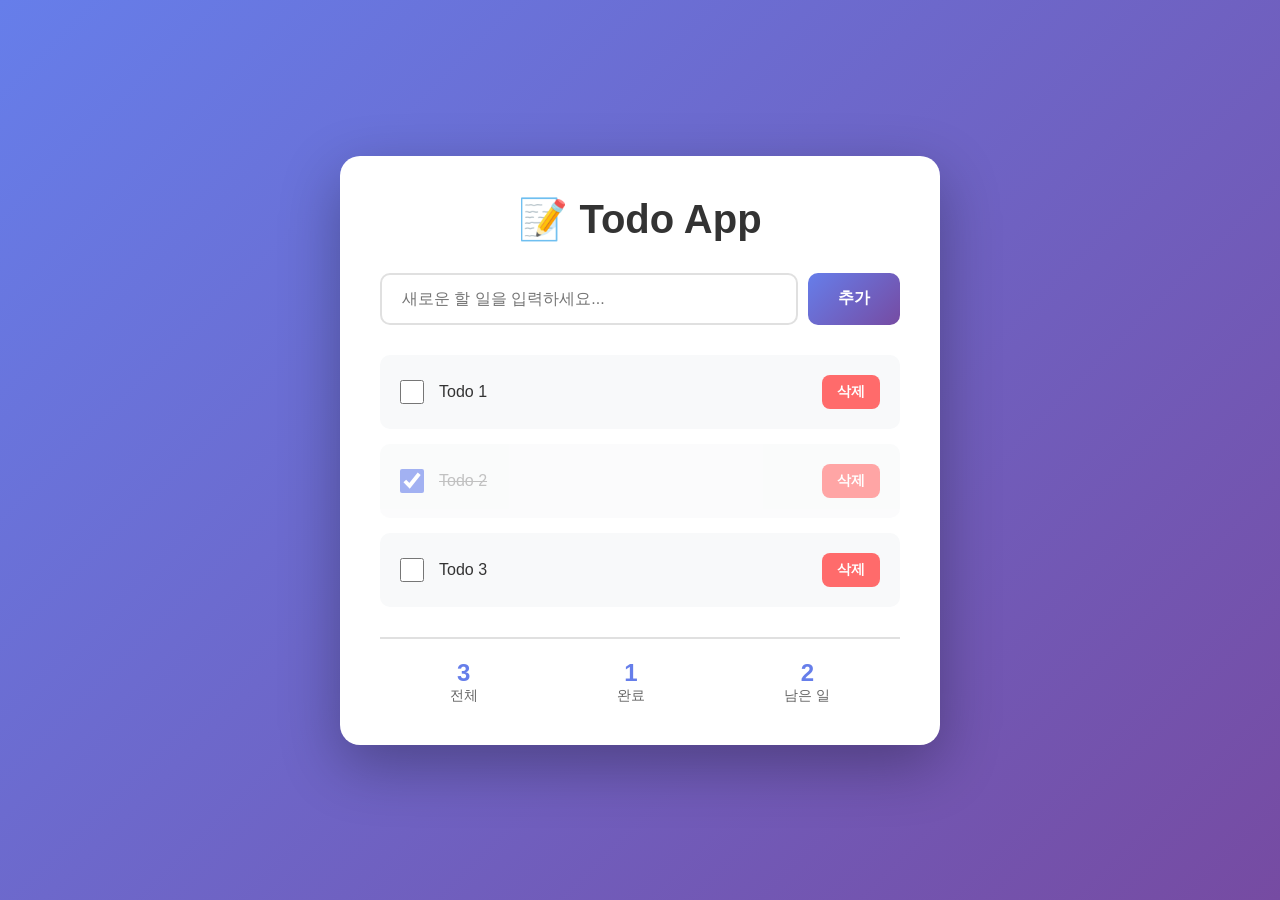
<file: test/index.html>
<!DOCTYPE html>
<html lang="ko">
<head>
    <meta charset="UTF-8">
    <meta name="viewport" content="width=device-width, initial-scale=1.0">
    <title>Todo App</title>
    <style>
        * {
            margin: 0;
            padding: 0;
            box-sizing: border-box;
        }

        body {
            font-family: -apple-system, BlinkMacSystemFont, 'Segoe UI', Roboto, Oxygen, Ubuntu, Cantarell, sans-serif;
            background: linear-gradient(135deg, #667eea 0%, #764ba2 100%);
            min-height: 100vh;
            display: flex;
            justify-content: center;
            align-items: center;
            padding: 20px;
        }

        .container {
            background: white;
            border-radius: 20px;
            box-shadow: 0 20px 60px rgba(0, 0, 0, 0.3);
            width: 100%;
            max-width: 600px;
            padding: 40px;
        }

        h1 {
            color: #333;
            margin-bottom: 30px;
            text-align: center;
            font-size: 2.5em;
            font-weight: 700;
        }

        .input-section {
            display: flex;
            gap: 10px;
            margin-bottom: 30px;
        }

        #todoInput {
            flex: 1;
            padding: 15px 20px;
            border: 2px solid #e0e0e0;
            border-radius: 10px;
            font-size: 16px;
            transition: border-color 0.3s;
        }

        #todoInput:focus {
            outline: none;
            border-color: #667eea;
        }

        #addBtn {
            padding: 15px 30px;
            background: linear-gradient(135deg, #667eea 0%, #764ba2 100%);
            color: white;
            border: none;
            border-radius: 10px;
            font-size: 16px;
            font-weight: 600;
            cursor: pointer;
            transition: transform 0.2s, box-shadow 0.2s;
        }

        #addBtn:hover {
            transform: translateY(-2px);
            box-shadow: 0 5px 15px rgba(102, 126, 234, 0.4);
        }

        #addBtn:active {
            transform: translateY(0);
        }

        .todo-list {
            list-style: none;
        }

        .todo-item {
            background: #f8f9fa;
            padding: 20px;
            margin-bottom: 15px;
            border-radius: 10px;
            display: flex;
            align-items: center;
            gap: 15px;
            transition: transform 0.2s, box-shadow 0.2s;
            animation: slideIn 0.3s ease-out;
        }

        @keyframes slideIn {
            from {
                opacity: 0;
                transform: translateY(-10px);
            }
            to {
                opacity: 1;
                transform: translateY(0);
            }
        }

        .todo-item:hover {
            transform: translateX(5px);
            box-shadow: 0 5px 15px rgba(0, 0, 0, 0.1);
        }

        .todo-item.completed {
            opacity: 0.6;
        }

        .todo-checkbox {
            width: 24px;
            height: 24px;
            cursor: pointer;
            accent-color: #667eea;
        }

        .todo-title {
            flex: 1;
            font-size: 16px;
            color: #333;
        }

        .todo-item.completed .todo-title {
            text-decoration: line-through;
            color: #999;
        }

        .delete-btn {
            background: #ff6b6b;
            color: white;
            border: none;
            padding: 8px 15px;
            border-radius: 8px;
            cursor: pointer;
            font-size: 14px;
            font-weight: 600;
            transition: background 0.2s, transform 0.2s;
        }

        .delete-btn:hover {
            background: #ff5252;
            transform: scale(1.05);
        }

        .empty-state {
            text-align: center;
            padding: 60px 20px;
            color: #999;
            font-size: 18px;
        }

        .stats {
            margin-top: 30px;
            padding-top: 20px;
            border-top: 2px solid #e0e0e0;
            display: flex;
            justify-content: space-around;
            color: #666;
            font-size: 14px;
        }

        .stat-item {
            text-align: center;
        }

        .stat-number {
            font-size: 24px;
            font-weight: 700;
            color: #667eea;
            display: block;
        }
    </style>
</head>
<body>
    <div class="container">
        <h1>📝 Todo App</h1>
        
        <div class="input-section">
            <input 
                type="text" 
                id="todoInput" 
                placeholder="새로운 할 일을 입력하세요..."
                autocomplete="off"
            >
            <button id="addBtn">추가</button>
        </div>

        <ul class="todo-list" id="todoList"></ul>

        <div class="stats">
            <div class="stat-item">
                <span class="stat-number" id="totalCount">0</span>
                <span>전체</span>
            </div>
            <div class="stat-item">
                <span class="stat-number" id="completedCount">0</span>
                <span>완료</span>
            </div>
            <div class="stat-item">
                <span class="stat-number" id="remainingCount">0</span>
                <span>남은 일</span>
            </div>
        </div>
    </div>

    <script src="main.js"></script>
</body>
</html>
</file>
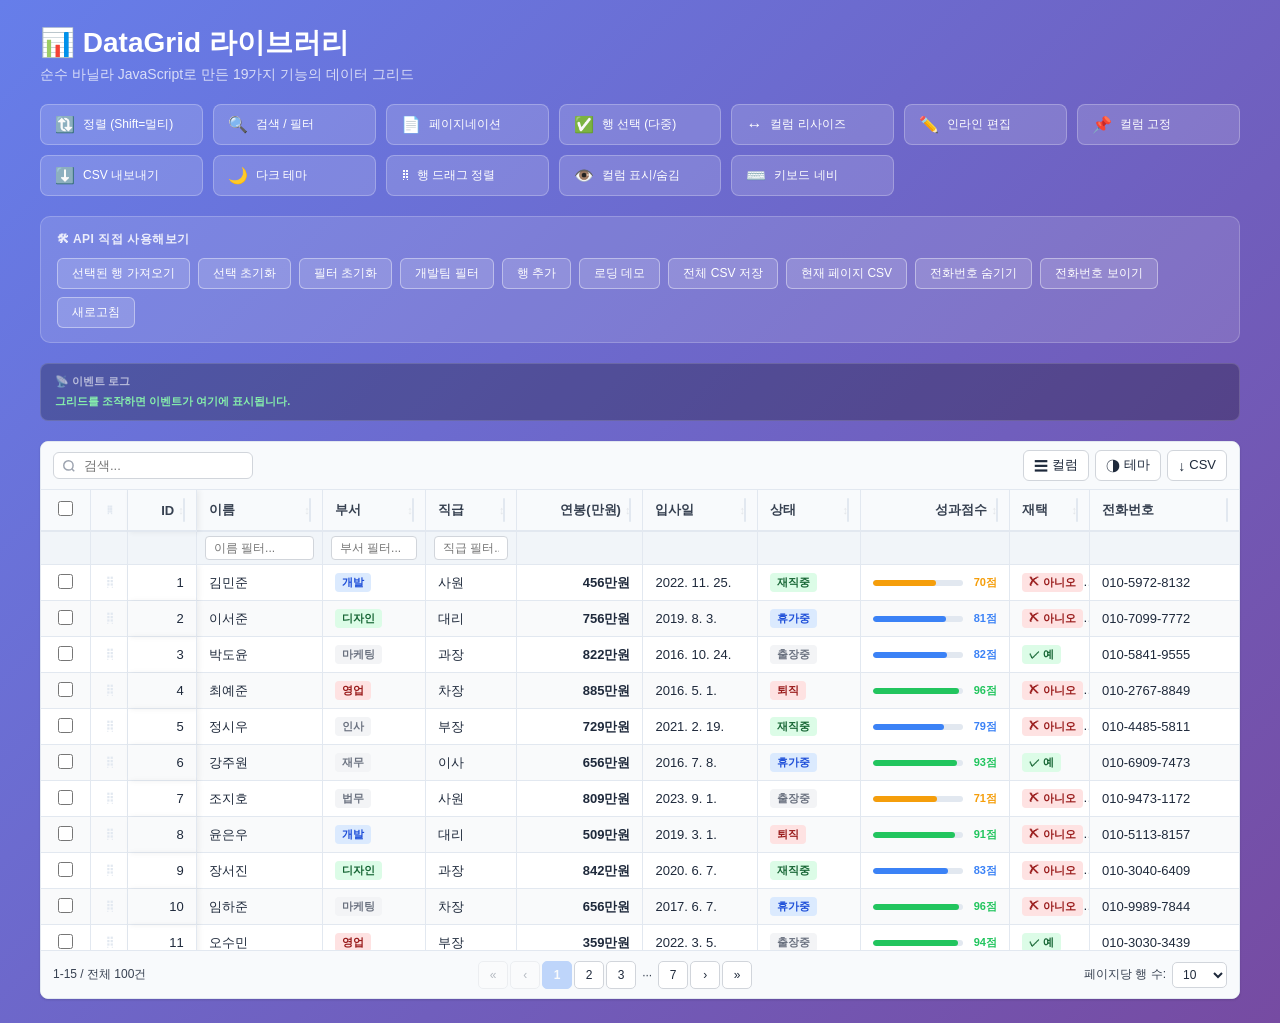
<file: grid-library/grid-demo.html>
<!DOCTYPE html>
<html lang="ko">
<head>
  <meta charset="UTF-8">
  <meta name="viewport" content="width=device-width, initial-scale=1.0">
  <title>DataGrid 라이브러리 데모</title>
  <link rel="stylesheet" href="grid.css">
  <style>
    /* ── 데모 페이지 전용 스타일 ── */
    *, *::before, *::after { box-sizing: border-box; margin: 0; padding: 0; }

    body {
      font-family: -apple-system, BlinkMacSystemFont, 'Segoe UI', 'Apple SD Gothic Neo', sans-serif;
      background: linear-gradient(135deg, #667eea 0%, #764ba2 100%);
      min-height: 100vh;
      padding: 24px;
    }

    .page-wrapper {
      max-width: 1200px;
      margin: 0 auto;
    }

    /* 제목 영역 */
    .page-title {
      color: #fff;
      font-size: 28px;
      font-weight: 700;
      margin-bottom: 4px;
    }

    .page-subtitle {
      color: rgba(255,255,255,0.75);
      font-size: 14px;
      margin-bottom: 20px;
    }

    /* 기능 설명 카드 */
    .feature-cards {
      display: grid;
      grid-template-columns: repeat(auto-fill, minmax(160px, 1fr));
      gap: 10px;
      margin-bottom: 20px;
    }

    .feature-card {
      background: rgba(255,255,255,0.15);
      border: 1px solid rgba(255,255,255,0.25);
      border-radius: 8px;
      padding: 10px 14px;
      color: #fff;
      font-size: 12px;
      display: flex;
      align-items: center;
      gap: 8px;
    }

    .feature-card .fi { font-size: 16px; }

    /* API 버튼 패널 */
    .api-panel {
      background: rgba(255,255,255,0.12);
      border: 1px solid rgba(255,255,255,0.2);
      border-radius: 10px;
      padding: 14px 16px;
      margin-bottom: 20px;
    }

    .api-panel-title {
      color: rgba(255,255,255,0.85);
      font-size: 12px;
      font-weight: 600;
      margin-bottom: 10px;
      text-transform: uppercase;
      letter-spacing: 0.5px;
    }

    .api-buttons {
      display: flex;
      flex-wrap: wrap;
      gap: 8px;
    }

    .api-btn {
      padding: 6px 14px;
      border: 1px solid rgba(255,255,255,0.4);
      border-radius: 6px;
      background: rgba(255,255,255,0.15);
      color: #fff;
      font-size: 12px;
      cursor: pointer;
      transition: background 0.15s, border-color 0.15s;
      font-family: inherit;
    }

    .api-btn:hover {
      background: rgba(255,255,255,0.3);
      border-color: rgba(255,255,255,0.7);
    }

    /* 이벤트 로그 */
    .event-log {
      background: rgba(0,0,0,0.25);
      border: 1px solid rgba(255,255,255,0.15);
      border-radius: 8px;
      padding: 10px 14px;
      margin-bottom: 20px;
      max-height: 80px;
      overflow-y: auto;
    }

    .event-log-title {
      color: rgba(255,255,255,0.6);
      font-size: 11px;
      font-weight: 600;
      margin-bottom: 4px;
    }

    .event-log-list {
      list-style: none;
      font-size: 11px;
      color: rgba(255,255,255,0.8);
    }

    .event-log-list li { padding: 1px 0; }
    .event-log-list li:first-child { color: #86efac; font-weight: 600; }

    /* 그리드 컨테이너 */
    #my-grid {
      /* DataGrid가 이 div를 채운다 */
    }
  </style>
</head>
<body>
<div class="page-wrapper">

  <!-- 제목 -->
  <h1 class="page-title">📊 DataGrid 라이브러리</h1>
  <p class="page-subtitle">순수 바닐라 JavaScript로 만든 19가지 기능의 데이터 그리드</p>

  <!-- 기능 안내 카드 -->
  <div class="feature-cards">
    <div class="feature-card"><span class="fi">🔃</span> 정렬 (Shift=멀티)</div>
    <div class="feature-card"><span class="fi">🔍</span> 검색 / 필터</div>
    <div class="feature-card"><span class="fi">📄</span> 페이지네이션</div>
    <div class="feature-card"><span class="fi">✅</span> 행 선택 (다중)</div>
    <div class="feature-card"><span class="fi">↔️</span> 컬럼 리사이즈</div>
    <div class="feature-card"><span class="fi">✏️</span> 인라인 편집</div>
    <div class="feature-card"><span class="fi">📌</span> 컬럼 고정</div>
    <div class="feature-card"><span class="fi">⬇️</span> CSV 내보내기</div>
    <div class="feature-card"><span class="fi">🌙</span> 다크 테마</div>
    <div class="feature-card"><span class="fi">⠿</span> 행 드래그 정렬</div>
    <div class="feature-card"><span class="fi">👁️</span> 컬럼 표시/숨김</div>
    <div class="feature-card"><span class="fi">⌨️</span> 키보드 네비</div>
  </div>

  <!-- API 버튼 패널 -->
  <div class="api-panel">
    <div class="api-panel-title">🛠 API 직접 사용해보기</div>
    <div class="api-buttons">
      <button class="api-btn" onclick="handleGetSelected()">선택된 행 가져오기</button>
      <button class="api-btn" onclick="grid.clearSelection()">선택 초기화</button>
      <button class="api-btn" onclick="grid.clearFilters()">필터 초기화</button>
      <button class="api-btn" onclick="grid.setFilter('department', '개발')">개발팀 필터</button>
      <button class="api-btn" onclick="handleAddRow()">행 추가</button>
      <button class="api-btn" onclick="handleLoadingDemo()">로딩 데모</button>
      <button class="api-btn" onclick="grid.exportCSV('all')">전체 CSV 저장</button>
      <button class="api-btn" onclick="grid.exportCSV('current')">현재 페이지 CSV</button>
      <button class="api-btn" onclick="grid.hideColumn('phone')">전화번호 숨기기</button>
      <button class="api-btn" onclick="grid.showColumn('phone')">전화번호 보이기</button>
      <button class="api-btn" onclick="grid.refresh()">새로고침</button>
    </div>
  </div>

  <!-- 이벤트 로그 -->
  <div class="event-log">
    <div class="event-log-title">📡 이벤트 로그</div>
    <ul class="event-log-list" id="event-log">
      <li>그리드를 조작하면 이벤트가 여기에 표시됩니다.</li>
    </ul>
  </div>

  <!-- 그리드 -->
  <div id="my-grid"></div>

</div>

<!-- ── 라이브러리 로드 ── -->
<script src="grid.js"></script>

<script>
  // =====================================================================
  // 1. 샘플 데이터 생성 (100행)
  // =====================================================================
  const departments = ['개발', '디자인', '마케팅', '영업', '인사', '재무', '법무'];
  const statuses     = ['재직중', '휴가중', '출장중', '퇴직'];
  const positions    = ['사원', '대리', '과장', '차장', '부장', '이사'];
  const names = [
    '김민준', '이서준', '박도윤', '최예준', '정시우', '강주원', '조지호', '윤은우',
    '장서진', '임하준', '오수민', '한지아', '신가은', '이유나', '김채원', '박소율',
    '정다은', '최하은', '강민서', '류수아', '이준서', '김지후', '박현우', '윤재원',
    '장민혁', '임서현', '오지훈', '한동현', '신예원', '이지원',
  ];

  // 날짜 생성 헬퍼
  const rDate = (startYear, endYear) => {
    const s = new Date(startYear, 0, 1).getTime();
    const e = new Date(endYear, 11, 31).getTime();
    return new Date(s + Math.random() * (e - s)).toISOString().slice(0, 10);
  };

  const sampleData = Array.from({ length: 100 }, (_, i) => ({
    id:          i + 1,
    name:        names[i % names.length] + (Math.floor(i / names.length) > 0 ? ` ${Math.floor(i / names.length) + 1}` : ''),
    department:  departments[i % departments.length],
    position:    positions[i % positions.length],
    salary:      300 + Math.floor(Math.random() * 700),  // 만원 단위
    joinDate:    rDate(2015, 2024),
    status:      statuses[i % statuses.length],
    performance: Math.floor(Math.random() * 40) + 60,    // 60~100점
    remote:      Math.random() > 0.5,
    phone:       `010-${String(Math.floor(Math.random() * 9000) + 1000)}-${String(Math.floor(Math.random() * 9000) + 1000)}`,
  }));

  // =====================================================================
  // 2. DataGrid 인스턴스 생성
  // =====================================================================
  const grid = new DataGrid({
    container: '#my-grid',

    columns: [
      // id: pinned(고정) 컬럼, 정렬 가능
      {
        key: 'id',
        title: 'ID',
        width: 60,
        type: 'number',
        sortable: true,
        pinned: true,       // 좌측 고정
      },

      // 이름: 편집 가능 + 필터
      {
        key: 'name',
        title: '이름',
        width: 110,
        sortable: true,
        filterable: true,
        editable: true,
      },

      // 부서: 커스텀 렌더러 + 필터
      {
        key: 'department',
        title: '부서',
        width: 90,
        sortable: true,
        filterable: true,
        render: (value) => {
          // 부서별 배지 색상
          const colors = {
            '개발': 'blue', '디자인': 'green', '마케팅': 'gray',
            '영업': 'red', '인사': 'gray', '재무': 'gray', '법무': 'gray',
          };
          const c = colors[value] || 'gray';
          return `<span class="dg-badge dg-badge--${c}">${value}</span>`;
        },
      },

      // 직급
      {
        key: 'position',
        title: '직급',
        width: 80,
        sortable: true,
        filterable: true,
      },

      // 연봉: 숫자 타입, 커스텀 렌더러, 편집 가능
      {
        key: 'salary',
        title: '연봉(만원)',
        width: 110,
        type: 'number',
        sortable: true,
        editable: true,
        render: (value) => `<span style="font-weight:600">${Number(value).toLocaleString('ko-KR')}만원</span>`,
      },

      // 입사일: date 타입
      {
        key: 'joinDate',
        title: '입사일',
        width: 100,
        type: 'date',
        sortable: true,
      },

      // 재직 상태: 커스텀 렌더러
      {
        key: 'status',
        title: '상태',
        width: 90,
        sortable: true,
        render: (value) => {
          const colors = { '재직중': 'green', '휴가중': 'blue', '출장중': 'gray', '퇴직': 'red' };
          return `<span class="dg-badge dg-badge--${colors[value] || 'gray'}">${value}</span>`;
        },
      },

      // 성과 점수: 숫자 + 진행 바 커스텀 렌더러
      {
        key: 'performance',
        title: '성과점수',
        width: 130,
        type: 'number',
        sortable: true,
        render: (value) => {
          const pct = Math.min(100, Math.max(0, value));
          const color = pct >= 90 ? '#22c55e' : pct >= 75 ? '#3b82f6' : '#f59e0b';
          return `
            <div style="display:flex;align-items:center;gap:6px;">
              <div style="flex:1;height:6px;background:#e2e8f0;border-radius:3px;overflow:hidden;">
                <div style="width:${pct}%;height:100%;background:${color};border-radius:3px;"></div>
              </div>
              <span style="font-size:11px;font-weight:600;color:${color};min-width:28px;">${pct}점</span>
            </div>`;
        },
      },

      // 재택 여부: boolean 타입
      {
        key: 'remote',
        title: '재택',
        width: 70,
        type: 'boolean',
        sortable: true,
      },

      // 전화번호: 숨기기 가능 데모용
      {
        key: 'phone',
        title: '전화번호',
        width: 130,
        sortable: false,
        editable: true,
      },
    ],

    data: sampleData,

    options: {
      pageSize: 15,
      selectable: 'multiple',
      resizable: true,
      theme: 'light',
      maxHeight: 460,
      emptyMessage: '검색 결과가 없습니다.',
      exportFilename: '직원목록',
    },
  });

  // =====================================================================
  // 3. 이벤트 리스너 등록
  // =====================================================================
  const logEl = document.getElementById('event-log');

  // 이벤트 로그에 추가하는 헬퍼
  function logEvent(emoji, msg) {
    const li = document.createElement('li');
    li.textContent = `${emoji} ${new Date().toLocaleTimeString('ko-KR')} — ${msg}`;
    logEl.prepend(li);
    // 최대 20줄 유지
    while (logEl.children.length > 20) logEl.lastChild.remove();
  }

  // 정렬 이벤트
  grid.on('sort', ({ sortColumns }) => {
    const desc = sortColumns.map(s => `${s.key} ${s.dir === 'asc' ? '↑' : '↓'}`).join(', ') || '없음';
    logEvent('🔃', `정렬 변경: ${desc}`);
  });

  // 필터 이벤트
  grid.on('filter', ({ globalSearch, filters }) => {
    const parts = [];
    if (globalSearch) parts.push(`검색: "${globalSearch}"`);
    Object.entries(filters).forEach(([k, v]) => { if (v) parts.push(`${k}: "${v}"`); });
    logEvent('🔍', `필터: ${parts.length ? parts.join(', ') : '없음'}`);
  });

  // 행 선택 이벤트
  grid.on('rowSelect', ({ selectedRows }) => {
    logEvent('✅', `${selectedRows.length}행 선택됨`);
  });

  // 셀 편집 이벤트
  grid.on('cellEdit', ({ key, oldValue, newValue }) => {
    logEvent('✏️', `편집: [${key}] "${oldValue}" → "${newValue}"`);
  });

  // 행 클릭 이벤트
  grid.on('rowClick', ({ row }) => {
    logEvent('👆', `클릭: ${row.name} (${row.department})`);
  });

  // 페이지 변경 이벤트
  grid.on('pageChange', ({ page, pageSize }) => {
    logEvent('📄', `페이지 ${page} (${pageSize}행씩)`);
  });

  // 컬럼 리사이즈 이벤트
  grid.on('columnResize', ({ key, width }) => {
    logEvent('↔️', `컬럼 [${key}] 폭 → ${width}px`);
  });

  // 행 드래그 정렬 이벤트
  grid.on('rowReorder', ({ data }) => {
    logEvent('⠿', `행 순서 변경 완료 (전체 ${data.length}행)`);
  });

  // =====================================================================
  // 4. API 버튼 핸들러
  // =====================================================================

  // 선택된 행 보기
  function handleGetSelected() {
    const rows = grid.getSelectedRows();
    if (rows.length === 0) {
      alert('선택된 행이 없습니다.\n행을 클릭하거나 체크박스를 선택해보세요.');
    } else {
      const names = rows.map(r => r.name).join(', ');
      alert(`선택된 ${rows.length}명:\n${names}`);
    }
  }

  // 새 행 추가 데모
  let newRowCount = 0;
  function handleAddRow() {
    newRowCount++;
    const currentData = grid.getData();  // 현재 필터된 데이터 기준이 아닌 원본
    const allData = [...sampleData,
      ...Array.from({ length: newRowCount }, (_, i) => ({
        id: 100 + i + 1,
        name: `신규입사자 ${i + 1}`,
        department: '개발',
        position: '사원',
        salary: 350,
        joinDate: new Date().toISOString().slice(0, 10),
        status: '재직중',
        performance: 75,
        remote: false,
        phone: '010-0000-0000',
      }))
    ];
    grid.setData(allData);
    logEvent('➕', `행 추가 → 총 ${allData.length}행`);
  }

  // 로딩 상태 데모
  function handleLoadingDemo() {
    grid.setLoading(true);
    logEvent('⏳', '데이터 불러오는 중...');
    setTimeout(() => {
      grid.setLoading(false);
      logEvent('✅', '데이터 로드 완료!');
    }, 2000);
  }
</script>
</body>
</html>
</file>
<file: grid-library/grid.css>
/* ================================================================
   DataGrid CSS — 라이트/다크 테마 지원
   BEM 클래스 접두사: dg-
   ================================================================ */

/* ───────────────────────────────────────
   라이트 테마 (기본값)
─────────────────────────────────────── */
:root,
[data-theme="light"] {
  /* 배경 · 테두리 */
  --dg-bg:              #ffffff;
  --dg-border:          #e2e8f0;

  /* 헤더 */
  --dg-header-bg:       #f8fafc;
  --dg-header-color:    #374151;

  /* 행 */
  --dg-row-hover-bg:    #f1f5f9;
  --dg-row-selected-bg: #eff6ff;
  --dg-row-selected-bd: #3b82f6;
  --dg-row-alt-bg:      #f9fafb;
  --dg-row-focused-bg:  #fef9c3;

  /* 셀 */
  --dg-cell-color:      #1e293b;
  --dg-filter-bg:       #f1f5f9;

  /* 강조색 */
  --dg-accent:          #3b82f6;
  --dg-accent-light:    #dbeafe;

  /* 드래그 */
  --dg-drag-over:       #bfdbfe;

  /* 버튼 */
  --dg-btn-bg:          #ffffff;
  --dg-btn-hover-bg:    #f1f5f9;
  --dg-btn-border:      #d1d5db;

  /* 입력창 */
  --dg-input-bg:        #ffffff;
  --dg-input-border:    #d1d5db;
  --dg-input-focus-bd:  #3b82f6;

  /* 스크롤바 */
  --dg-scrollbar:       #cbd5e1;

  /* 배지 */
  --dg-badge-green-bg:  #dcfce7;
  --dg-badge-green-fg:  #166534;
  --dg-badge-red-bg:    #fee2e2;
  --dg-badge-red-fg:    #991b1b;
  --dg-badge-blue-bg:   #dbeafe;
  --dg-badge-blue-fg:   #1d4ed8;
  --dg-badge-gray-bg:   #f3f4f6;
  --dg-badge-gray-fg:   #6b7280;

  /* 오버레이 */
  --dg-overlay-bg:      rgba(255,255,255,0.88);
  --dg-overlay-fg:      #374151;

  /* 그림자 */
  --dg-shadow:          0 1px 3px rgba(0,0,0,0.08), 0 1px 2px rgba(0,0,0,0.06);
}

/* ───────────────────────────────────────
   다크 테마
─────────────────────────────────────── */
[data-theme="dark"] {
  --dg-bg:              #1e293b;
  --dg-border:          #334155;

  --dg-header-bg:       #0f172a;
  --dg-header-color:    #94a3b8;

  --dg-row-hover-bg:    #2d3f55;
  --dg-row-selected-bg: #1e3a5f;
  --dg-row-selected-bd: #60a5fa;
  --dg-row-alt-bg:      #243245;
  --dg-row-focused-bg:  #3b3000;

  --dg-cell-color:      #e2e8f0;
  --dg-filter-bg:       #0f172a;

  --dg-accent:          #60a5fa;
  --dg-accent-light:    #1e3a5f;

  --dg-drag-over:       #1e3a5f;

  --dg-btn-bg:          #1e293b;
  --dg-btn-hover-bg:    #334155;
  --dg-btn-border:      #475569;

  --dg-input-bg:        #0f172a;
  --dg-input-border:    #475569;
  --dg-input-focus-bd:  #60a5fa;

  --dg-scrollbar:       #475569;

  --dg-badge-green-bg:  #14532d;
  --dg-badge-green-fg:  #86efac;
  --dg-badge-red-bg:    #450a0a;
  --dg-badge-red-fg:    #fca5a5;
  --dg-badge-blue-bg:   #1e3a5f;
  --dg-badge-blue-fg:   #93c5fd;
  --dg-badge-gray-bg:   #374151;
  --dg-badge-gray-fg:   #9ca3af;

  --dg-overlay-bg:      rgba(15,23,42,0.88);
  --dg-overlay-fg:      #e2e8f0;

  --dg-shadow:          0 1px 3px rgba(0,0,0,0.4);
}

/* ───────────────────────────────────────
   공통 치수 변수
─────────────────────────────────────── */
:root {
  --dg-row-height:      36px;
  --dg-header-height:   42px;
  --dg-max-height:      500px;  /* JS에서 덮어씀 */
  --dg-font-size:       13px;
  --dg-font-family:     -apple-system, BlinkMacSystemFont, 'Segoe UI', 'Apple SD Gothic Neo', sans-serif;
  --dg-border-radius:   8px;
  --dg-toolbar-h:       48px;
  --dg-pager-h:         48px;
}

/* ================================================================
   래퍼
================================================================ */
.dg-wrapper {
  display: flex;
  flex-direction: column;
  background: var(--dg-bg);
  border: 1px solid var(--dg-border);
  border-radius: var(--dg-border-radius);
  overflow: hidden;
  font-family: var(--dg-font-family);
  font-size: var(--dg-font-size);
  color: var(--dg-cell-color);
  box-shadow: var(--dg-shadow);
}

/* ================================================================
   툴바
================================================================ */
.dg-toolbar {
  display: flex;
  align-items: center;
  justify-content: space-between;
  padding: 8px 12px;
  background: var(--dg-header-bg);
  border-bottom: 1px solid var(--dg-border);
  height: var(--dg-toolbar-h);
  box-sizing: border-box;
  flex-shrink: 0;
  gap: 8px;
}

.dg-toolbar-left,
.dg-toolbar-right {
  display: flex;
  align-items: center;
  gap: 6px;
  position: relative;
}

/* 검색창 */
.dg-search {
  padding: 5px 10px 5px 30px;
  border: 1px solid var(--dg-input-border);
  border-radius: 6px;
  background: var(--dg-input-bg);
  color: var(--dg-cell-color);
  font-size: var(--dg-font-size);
  font-family: var(--dg-font-family);
  outline: none;
  width: 200px;
  /* 돋보기 아이콘 (SVG inline) */
  background-image: url("data:image/svg+xml,%3Csvg xmlns='http://www.w3.org/2000/svg' width='14' height='14' viewBox='0 0 24 24' fill='none' stroke='%239ca3af' stroke-width='2.5'%3E%3Ccircle cx='11' cy='11' r='8'/%3E%3Cpath d='m21 21-4.35-4.35'/%3E%3C/svg%3E");
  background-repeat: no-repeat;
  background-position: 8px center;
  transition: border-color 0.15s, box-shadow 0.15s;
}

.dg-search:focus {
  border-color: var(--dg-input-focus-bd);
  box-shadow: 0 0 0 3px var(--dg-accent-light);
}

/* ── 버튼 공통 ── */
.dg-btn {
  display: inline-flex;
  align-items: center;
  gap: 4px;
  padding: 5px 10px;
  border: 1px solid var(--dg-btn-border);
  border-radius: 6px;
  background: var(--dg-btn-bg);
  color: var(--dg-cell-color);
  font-size: var(--dg-font-size);
  font-family: var(--dg-font-family);
  cursor: pointer;
  white-space: nowrap;
  transition: background 0.15s, border-color 0.15s;
  line-height: 1.4;
}

.dg-btn:hover {
  background: var(--dg-btn-hover-bg);
  border-color: var(--dg-accent);
}

.dg-icon {
  font-size: 14px;
  line-height: 1;
}

/* ── 컬럼 표시/숨기기 패널 ── */
.dg-col-panel {
  position: absolute;
  top: calc(100% + 4px);
  right: 0;
  background: var(--dg-bg);
  border: 1px solid var(--dg-border);
  border-radius: 6px;
  padding: 8px;
  min-width: 160px;
  box-shadow: 0 4px 16px rgba(0,0,0,0.12);
  z-index: 200;
  max-height: 300px;
  overflow-y: auto;
}

.dg-col-panel-title {
  font-weight: 600;
  font-size: 12px;
  color: var(--dg-header-color);
  padding-bottom: 6px;
  margin-bottom: 4px;
  border-bottom: 1px solid var(--dg-border);
}

.dg-col-panel-item {
  display: flex;
  align-items: center;
  gap: 6px;
  padding: 5px 6px;
  border-radius: 4px;
  cursor: pointer;
  font-size: 12px;
  transition: background 0.1s;
  user-select: none;
}

.dg-col-panel-item:hover {
  background: var(--dg-row-hover-bg);
}

/* ================================================================
   테이블 래퍼 & 스크롤 컨테이너
================================================================ */
.dg-table-wrapper {
  flex: 1;
  overflow: hidden;
  position: relative;
  min-height: 80px;
}

.dg-scroll-container {
  overflow: auto;
  max-height: var(--dg-max-height);
}

/* WebKit 스크롤바 */
.dg-scroll-container::-webkit-scrollbar {
  width: 7px;
  height: 7px;
}
.dg-scroll-container::-webkit-scrollbar-track {
  background: transparent;
}
.dg-scroll-container::-webkit-scrollbar-thumb {
  background: var(--dg-scrollbar);
  border-radius: 4px;
}
.dg-scroll-container::-webkit-scrollbar-corner {
  background: transparent;
}

/* ================================================================
   테이블
================================================================ */
.dg-table {
  width: 100%;
  /* border-collapse: separate 필수 — sticky header와 border를 동시에 지원 */
  border-collapse: separate;
  border-spacing: 0;
  table-layout: fixed;
}

/* ================================================================
   헤더 (thead)
================================================================ */
.dg-th {
  position: sticky;
  top: 0;
  z-index: 2;                         /* tbody 셀 위 */
  background: var(--dg-header-bg);
  color: var(--dg-header-color);
  font-weight: 600;
  height: var(--dg-header-height);
  padding: 0 12px;
  white-space: nowrap;
  border-bottom: 2px solid var(--dg-border);
  border-right: 1px solid var(--dg-border);
  vertical-align: middle;
  user-select: none;
  overflow: hidden;
}

.dg-th:last-child { border-right: none; }

/* pinned(고정) 헤더 */
.dg-th--pinned {
  z-index: 3;                         /* 일반 헤더 위 */
  box-shadow: 2px 0 6px rgba(0,0,0,0.07);
}

.dg-th-checkbox { width: 44px; text-align: center; padding: 0 8px; }
.dg-th-drag     { width: 32px; text-align: center; padding: 0 4px; color: var(--dg-border); }

/* 헤더 셀 내부 레이아웃 */
.dg-th-inner {
  display: flex;
  align-items: center;
  gap: 4px;
  position: relative;
  height: 100%;
}

.dg-th-title {
  flex: 1;
  overflow: hidden;
  text-overflow: ellipsis;
}

/* 정렬 아이콘 */
.dg-sort-icon  { font-size: 11px; opacity: 0.35; flex-shrink: 0; }
.dg-sort-asc,
.dg-sort-desc  { opacity: 1; color: var(--dg-accent); }
.dg-sort-none  { opacity: 0.3; }

/* 리사이즈 핸들 */
.dg-resize-handle {
  position: absolute;
  right: -7px;
  top: 0;
  width: 14px;
  height: 100%;
  cursor: col-resize;
  z-index: 10;
}

.dg-resize-handle::after {
  content: '';
  display: block;
  position: absolute;
  left: 50%;
  top: 20%;
  width: 2px;
  height: 60%;
  background: var(--dg-border);
  border-radius: 2px;
  transform: translateX(-50%);
  transition: background 0.15s;
}

.dg-resize-handle:hover::after,
.dg-resize-handle:active::after {
  background: var(--dg-accent);
}

/* ================================================================
   필터 행
================================================================ */
.dg-filter-row th {
  position: sticky;
  top: var(--dg-header-height);
  z-index: 2;
  background: var(--dg-filter-bg);
  padding: 4px 8px;
  border-bottom: 1px solid var(--dg-border);
  border-right: 1px solid var(--dg-border);
  box-sizing: border-box;
}

.dg-filter-row th:last-child { border-right: none; }

.dg-col-filter {
  width: 100%;
  padding: 4px 8px;
  border: 1px solid var(--dg-input-border);
  border-radius: 4px;
  background: var(--dg-input-bg);
  color: var(--dg-cell-color);
  font-size: 12px;
  font-family: var(--dg-font-family);
  outline: none;
  box-sizing: border-box;
  transition: border-color 0.15s;
}

.dg-col-filter:focus {
  border-color: var(--dg-input-focus-bd);
  box-shadow: 0 0 0 2px var(--dg-accent-light);
}

/* ================================================================
   바디 행
================================================================ */
.dg-row { transition: background 0.08s; }

/* 호버 */
.dg-row:hover .dg-td { background: var(--dg-row-hover-bg); }

/* 짝수 행 줄무늬 */
.dg-row--alt .dg-td { background: var(--dg-row-alt-bg); }

/* 선택된 행 */
.dg-row--selected .dg-td { background: var(--dg-row-selected-bg) !important; }
.dg-row--selected {
  outline: 1px solid var(--dg-row-selected-bd);
  outline-offset: -1px;
}

/* 키보드 포커스된 행 */
.dg-row--focused .dg-td { background: var(--dg-row-focused-bg) !important; }

/* 드래그 중인 행 */
.dg-row--dragging { opacity: 0.35; }

/* 드롭 위치 힌트 */
.dg-row--drop-before .dg-td { border-top: 2px solid var(--dg-accent) !important; }
.dg-row--drop-after  .dg-td { border-bottom: 2px solid var(--dg-accent) !important; }

/* ================================================================
   셀 (td)
================================================================ */
.dg-td {
  background: var(--dg-bg);
  height: var(--dg-row-height);
  padding: 0 12px;
  border-bottom: 1px solid var(--dg-border);
  border-right: 1px solid var(--dg-border);
  overflow: hidden;
  text-overflow: ellipsis;
  white-space: nowrap;
  vertical-align: middle;
  max-width: 0;          /* text-overflow 작동을 위해 필요 */
  box-sizing: border-box;
}

.dg-td:last-child { border-right: none; }

/* pinned(고정) 셀 */
.dg-td--pinned {
  box-shadow: 2px 0 6px rgba(0,0,0,0.06);
  background: inherit;   /* sticky 시 부모 배경을 받아야 투명 문제 없음 */
}

.dg-td-checkbox { width: 44px; text-align: center; padding: 0 8px; }
.dg-td-drag     { width: 32px; text-align: center; padding: 0 4px; }

/* 편집 가능 셀 커서 힌트 */
.dg-td--editable:hover {
  cursor: text;
  outline: 1px dashed var(--dg-accent);
  outline-offset: -2px;
}

/* 인라인 편집 input */
.dg-cell-editor {
  width: 100%;
  height: 28px;
  border: none;
  outline: 2px solid var(--dg-accent);
  border-radius: 3px;
  background: var(--dg-input-bg);
  color: var(--dg-cell-color);
  font-size: var(--dg-font-size);
  font-family: var(--dg-font-family);
  padding: 0 6px;
  box-sizing: border-box;
}

/* ================================================================
   체크박스
================================================================ */
.dg-checkbox {
  width: 15px;
  height: 15px;
  cursor: pointer;
  accent-color: var(--dg-accent);
}

/* ================================================================
   드래그 핸들
================================================================ */
.dg-drag-handle {
  display: inline-block;
  cursor: grab;
  color: var(--dg-border);
  font-size: 18px;
  line-height: 1;
  transition: color 0.15s;
  padding: 0 2px;
}

.dg-drag-handle:hover  { color: var(--dg-accent); }
.dg-drag-handle:active { cursor: grabbing; }

/* ================================================================
   특수 셀 콘텐츠
================================================================ */
.dg-cell-empty {
  color: var(--dg-border);
  font-style: italic;
}

/* 배지 */
.dg-badge {
  display: inline-flex;
  align-items: center;
  padding: 2px 7px;
  border-radius: 4px;
  font-size: 11px;
  font-weight: 600;
  white-space: nowrap;
}

.dg-badge--green { background: var(--dg-badge-green-bg); color: var(--dg-badge-green-fg); }
.dg-badge--red   { background: var(--dg-badge-red-bg);   color: var(--dg-badge-red-fg);   }
.dg-badge--blue  { background: var(--dg-badge-blue-bg);  color: var(--dg-badge-blue-fg);  }
.dg-badge--gray  { background: var(--dg-badge-gray-bg);  color: var(--dg-badge-gray-fg);  }

/* ================================================================
   페이지네이션
================================================================ */
.dg-pagination {
  display: flex;
  align-items: center;
  justify-content: space-between;
  padding: 0 12px;
  background: var(--dg-header-bg);
  border-top: 1px solid var(--dg-border);
  height: var(--dg-pager-h);
  gap: 12px;
  flex-shrink: 0;
  flex-wrap: wrap;
}

.dg-page-info {
  color: var(--dg-header-color);
  font-size: 12px;
  white-space: nowrap;
  min-width: 0;
}

.dg-page-buttons {
  display: flex;
  align-items: center;
  gap: 2px;
  flex-wrap: nowrap;
}

.dg-page-btn {
  min-width: 30px;
  height: 28px;
  padding: 0 6px;
  border: 1px solid var(--dg-btn-border);
  border-radius: 5px;
  background: var(--dg-btn-bg);
  color: var(--dg-cell-color);
  font-size: 12px;
  font-family: var(--dg-font-family);
  cursor: pointer;
  transition: background 0.1s, border-color 0.1s, color 0.1s;
  line-height: 1;
}

.dg-page-btn:hover:not(:disabled):not(.dg-page-btn--active) {
  background: var(--dg-btn-hover-bg);
  border-color: var(--dg-accent);
}

.dg-page-btn--active {
  background: var(--dg-accent);
  border-color: var(--dg-accent);
  color: #ffffff;
  font-weight: 600;
  cursor: default;
}

.dg-page-btn:disabled {
  opacity: 0.3;
  cursor: not-allowed;
}

.dg-page-ellipsis {
  padding: 0 4px;
  color: var(--dg-header-color);
  font-size: 12px;
  line-height: 28px;
}

.dg-page-right {
  display: flex;
  align-items: center;
  gap: 6px;
  white-space: nowrap;
}

.dg-page-size-label {
  color: var(--dg-header-color);
  font-size: 12px;
}

.dg-page-size {
  padding: 4px 6px;
  border: 1px solid var(--dg-input-border);
  border-radius: 5px;
  background: var(--dg-input-bg);
  color: var(--dg-cell-color);
  font-size: 12px;
  font-family: var(--dg-font-family);
  cursor: pointer;
  outline: none;
  transition: border-color 0.15s;
}

.dg-page-size:focus { border-color: var(--dg-input-focus-bd); }

/* ================================================================
   오버레이 (로딩 · 빈 상태)
================================================================ */
.dg-overlay {
  position: absolute;
  inset: 0;
  display: flex;
  flex-direction: column;
  align-items: center;
  justify-content: center;
  gap: 12px;
  z-index: 10;
  font-size: 14px;
  background: var(--dg-overlay-bg);
  color: var(--dg-overlay-fg);
}

.dg-loading { backdrop-filter: blur(2px); }

/* 로딩 스피너 */
.dg-spinner {
  width: 30px;
  height: 30px;
  border: 3px solid var(--dg-border);
  border-top-color: var(--dg-accent);
  border-radius: 50%;
  animation: dg-spin 0.75s linear infinite;
}

@keyframes dg-spin {
  to { transform: rotate(360deg); }
}

/* 빈 상태 아이콘 */
.dg-empty {
  color: var(--dg-header-color);
  font-size: 13px;
}

.dg-empty::before {
  content: '📋';
  font-size: 36px;
  display: block;
  text-align: center;
  margin-bottom: 4px;
}
</file>
